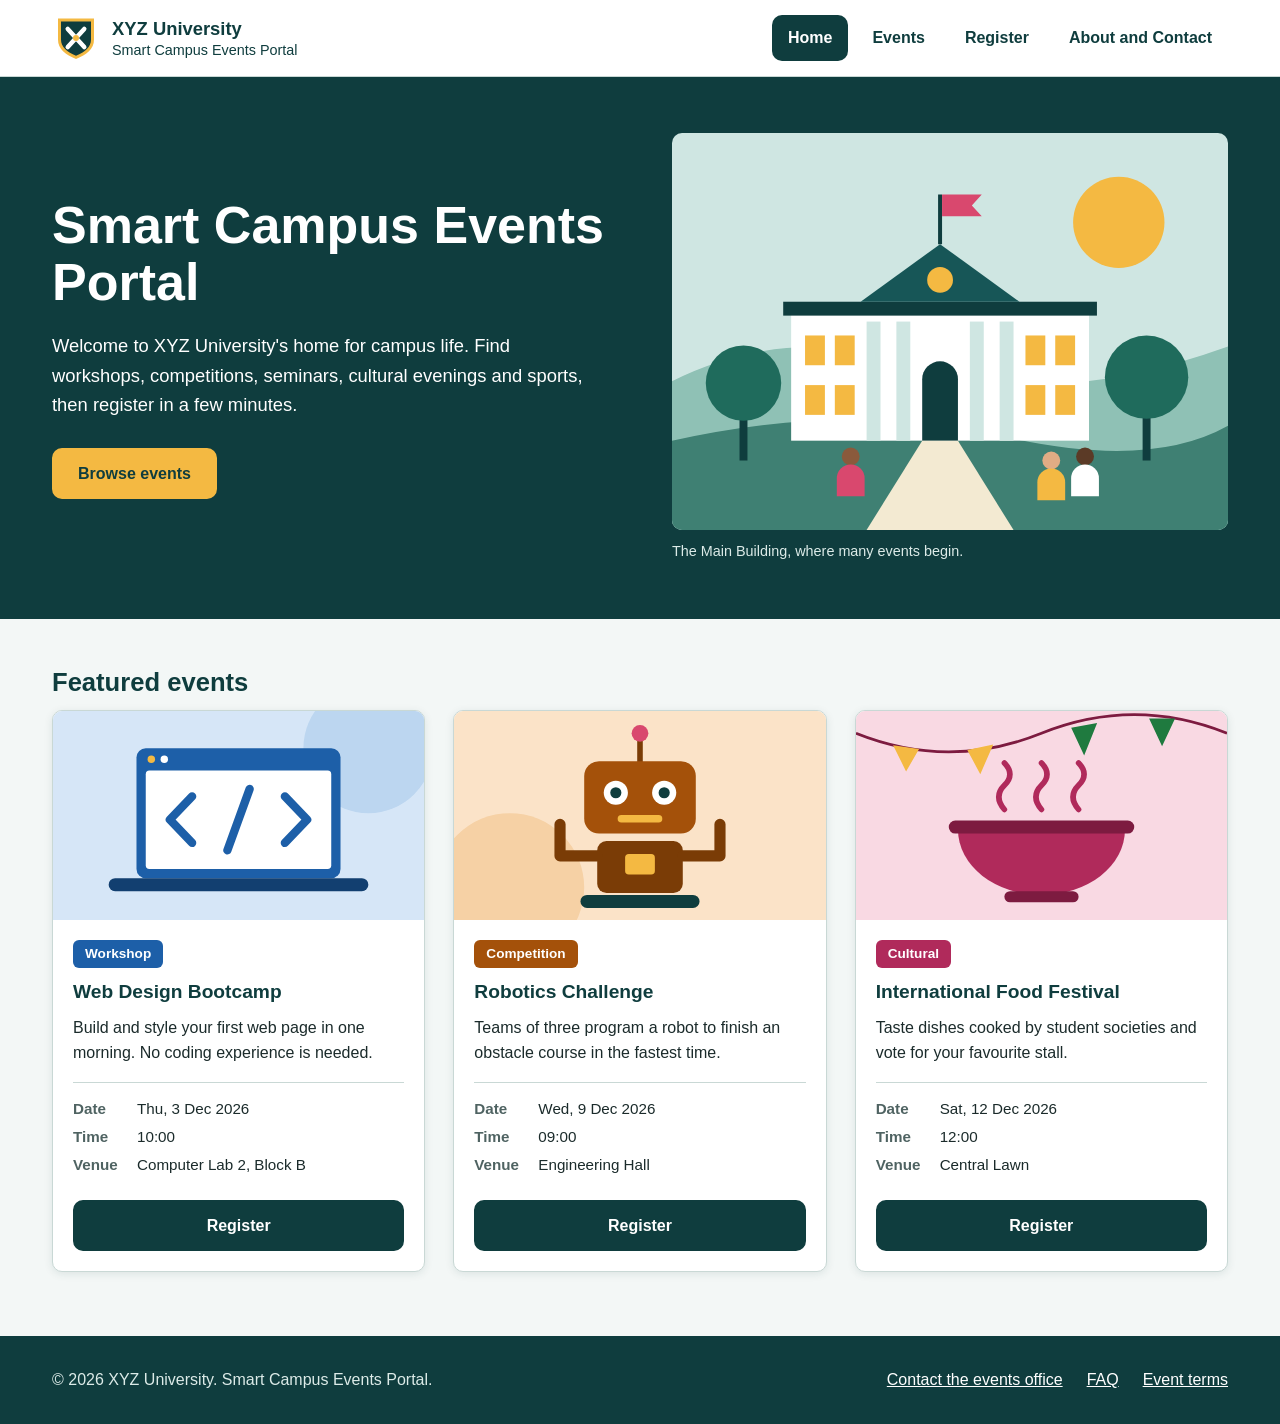
<file: index.html>
<!DOCTYPE html>
<html lang="en">
<head>
  <meta charset="UTF-8">
  <meta name="viewport" content="width=device-width, initial-scale=1">
  <meta name="description" content="Find and join events at XYZ University.">
  <title>Home | Smart Campus Events Portal</title>
  <link rel="icon" type="image/svg+xml" href="images/logo.svg">
  <link rel="stylesheet" href="css/style.css">
</head>
<body>
  <a class="skip-link" href="#main">Skip to main content</a>

  <header class="site-header">
    <div class="container header-content">
      <a class="brand" href="index.html">
        <img src="images/logo.svg" alt="XYZ University logo" width="48" height="48">
        <span class="brand-text">
          <strong>XYZ University</strong>
          <span>Smart Campus Events Portal</span>
        </span>
      </a>
      <nav class="site-nav" aria-label="Main navigation">
        <ul>
          <li><a href="index.html" aria-current="page">Home</a></li>
          <li><a href="events.html">Events</a></li>
          <li><a href="register.html">Register</a></li>
          <li><a href="about.html">About and Contact</a></li>
        </ul>
      </nav>
    </div>
  </header>

  <main id="main">
    <section class="hero">
      <div class="container hero-content">
        <div class="hero-text">
          <h1>Smart Campus Events Portal</h1>
          <p>Welcome to XYZ University's home for campus life. Find workshops, competitions, seminars, cultural evenings and sports, then register in a few minutes.</p>
          <a class="button button-accent" href="events.html">Browse events</a>
        </div>
        <figure class="hero-figure">
          <img src="images/hero.svg" alt="Drawing of students outside the main university building" width="560" height="400">
          <figcaption>The Main Building, where many events begin.</figcaption>
        </figure>
      </div>
    </section>

    <section class="container page-section" aria-labelledby="featured-heading">
      <h2 id="featured-heading">Featured events</h2>
      <div id="featured-events" class="event-grid"></div>
      <noscript><p>Please turn on JavaScript to see the events.</p></noscript>
    </section>
  </main>

  <footer class="site-footer">
    <div class="container footer-content">
      <p>&copy; 2026 XYZ University. Smart Campus Events Portal.</p>
      <ul>
        <li><a href="about.html#contact">Contact the events office</a></li>
        <li><a href="about.html#faq">FAQ</a></li>
        <li><a href="about.html#terms">Event terms</a></li>
      </ul>
    </div>
  </footer>

  <script src="js/events.js"></script>
  <script src="js/main.js"></script>
</body>
</html>
</file>
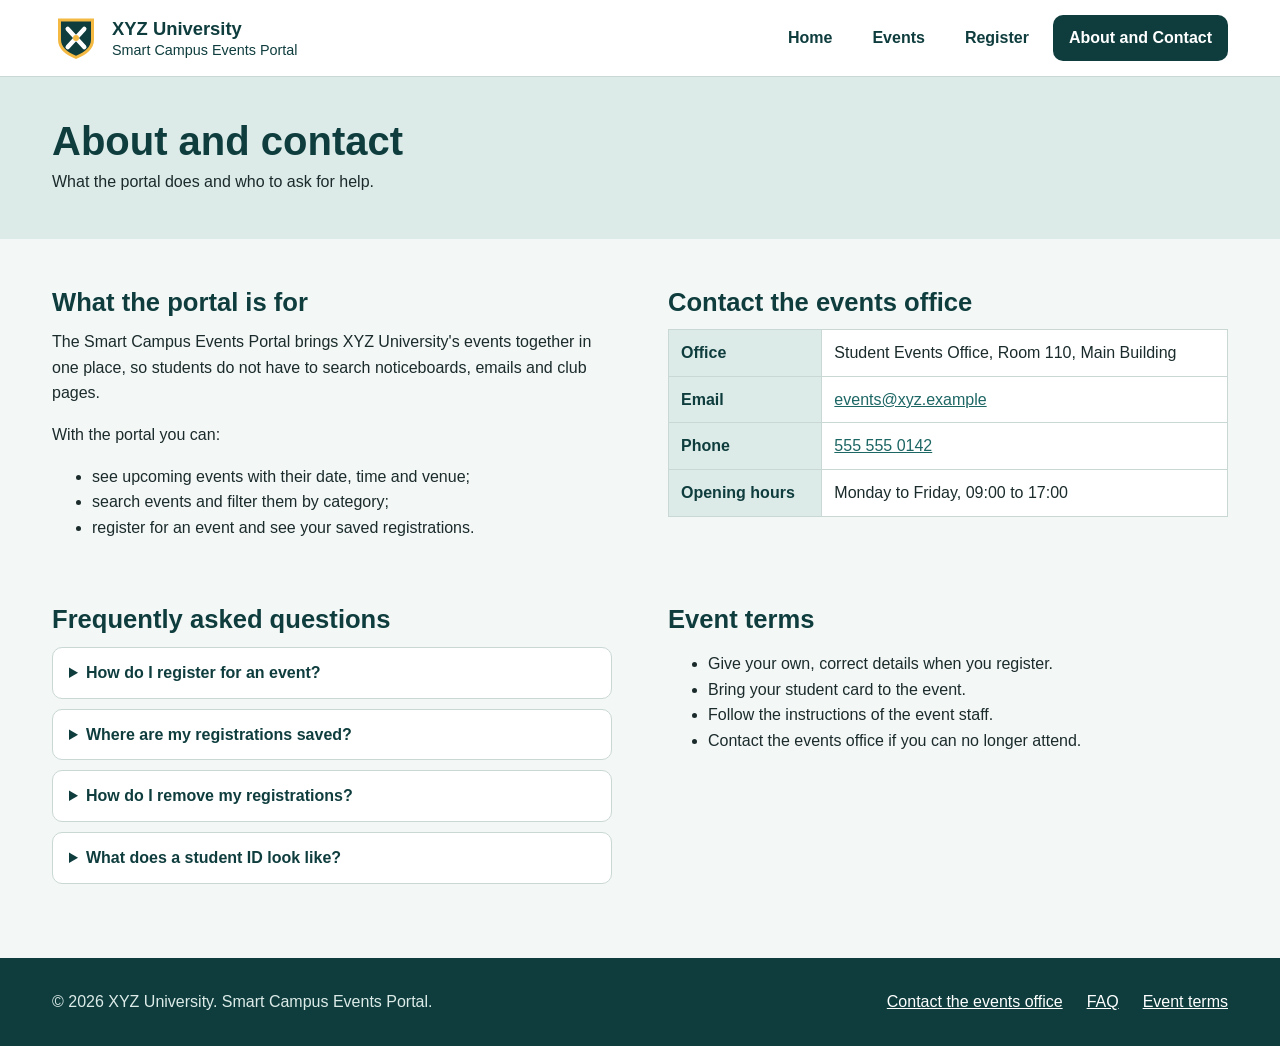
<file: about.html>
<!DOCTYPE html>
<html lang="en">
<head>
  <meta charset="UTF-8">
  <meta name="viewport" content="width=device-width, initial-scale=1">
  <meta name="description" content="About the portal, how to contact the events office and common questions.">
  <title>About and Contact | Smart Campus Events Portal</title>
  <link rel="icon" type="image/svg+xml" href="images/logo.svg">
  <link rel="stylesheet" href="css/style.css">
</head>
<body>
  <a class="skip-link" href="#main">Skip to main content</a>

  <header class="site-header">
    <div class="container header-content">
      <a class="brand" href="index.html">
        <img src="images/logo.svg" alt="XYZ University logo" width="48" height="48">
        <span class="brand-text">
          <strong>XYZ University</strong>
          <span>Smart Campus Events Portal</span>
        </span>
      </a>
      <nav class="site-nav" aria-label="Main navigation">
        <ul>
          <li><a href="index.html">Home</a></li>
          <li><a href="events.html">Events</a></li>
          <li><a href="register.html">Register</a></li>
          <li><a href="about.html" aria-current="page">About and Contact</a></li>
        </ul>
      </nav>
    </div>
  </header>

  <main id="main">
    <section class="page-title">
      <div class="container">
        <h1>About and contact</h1>
        <p>What the portal does and who to ask for help.</p>
      </div>
    </section>

    <div class="container page-section about-layout">
      <section aria-labelledby="about-heading">
        <h2 id="about-heading">What the portal is for</h2>
        <p>The Smart Campus Events Portal brings XYZ University's events together in one place, so students do not have to search noticeboards, emails and club pages.</p>
        <p>With the portal you can:</p>
        <ul>
          <li>see upcoming events with their date, time and venue;</li>
          <li>search events and filter them by category;</li>
          <li>register for an event and see your saved registrations.</li>
        </ul>
      </section>

      <section id="contact" aria-labelledby="contact-heading">
        <h2 id="contact-heading">Contact the events office</h2>
        <table>
          <tbody>
            <tr>
              <th scope="row">Office</th>
              <td>Student Events Office, Room 110, Main Building</td>
            </tr>
            <tr>
              <th scope="row">Email</th>
              <td><a href="mailto:events@xyz.example">events@xyz.example</a></td>
            </tr>
            <tr>
              <th scope="row">Phone</th>
              <td><a href="tel:5555550142">555 555 0142</a></td>
            </tr>
            <tr>
              <th scope="row">Opening hours</th>
              <td>Monday to Friday, <time datetime="09:00">09:00</time> to <time datetime="17:00">17:00</time></td>
            </tr>
          </tbody>
        </table>
      </section>

      <section id="faq" aria-labelledby="faq-heading">
        <h2 id="faq-heading">Frequently asked questions</h2>
        <details>
          <summary>How do I register for an event?</summary>
          <p>Open the <a href="events.html">Events page</a>, choose an event and select Register. The event is already chosen in the form, so you only need to add your details.</p>
        </details>
        <details>
          <summary>Where are my registrations saved?</summary>
          <p>They are saved in this browser on this computer. They are not sent to the events office, and you will not see them in another browser.</p>
        </details>
        <details>
          <summary>How do I remove my registrations?</summary>
          <p>Go to the <a href="register.html">Register page</a> and select Clear registrations. This removes all of them from this browser.</p>
        </details>
        <details>
          <summary>What does a student ID look like?</summary>
          <p>It is one letter followed by eight digits, for example S12345678.</p>
        </details>
      </section>

      <section id="terms" aria-labelledby="terms-heading">
        <h2 id="terms-heading">Event terms</h2>
        <ul>
          <li>Give your own, correct details when you register.</li>
          <li>Bring your student card to the event.</li>
          <li>Follow the instructions of the event staff.</li>
          <li>Contact the events office if you can no longer attend.</li>
        </ul>
      </section>
    </div>
  </main>

  <footer class="site-footer">
    <div class="container footer-content">
      <p>&copy; 2026 XYZ University. Smart Campus Events Portal.</p>
      <ul>
        <li><a href="about.html#contact">Contact the events office</a></li>
        <li><a href="about.html#faq">FAQ</a></li>
        <li><a href="about.html#terms">Event terms</a></li>
      </ul>
    </div>
  </footer>

  <script src="js/events.js"></script>
  <script src="js/main.js"></script>
</body>
</html>
</file>
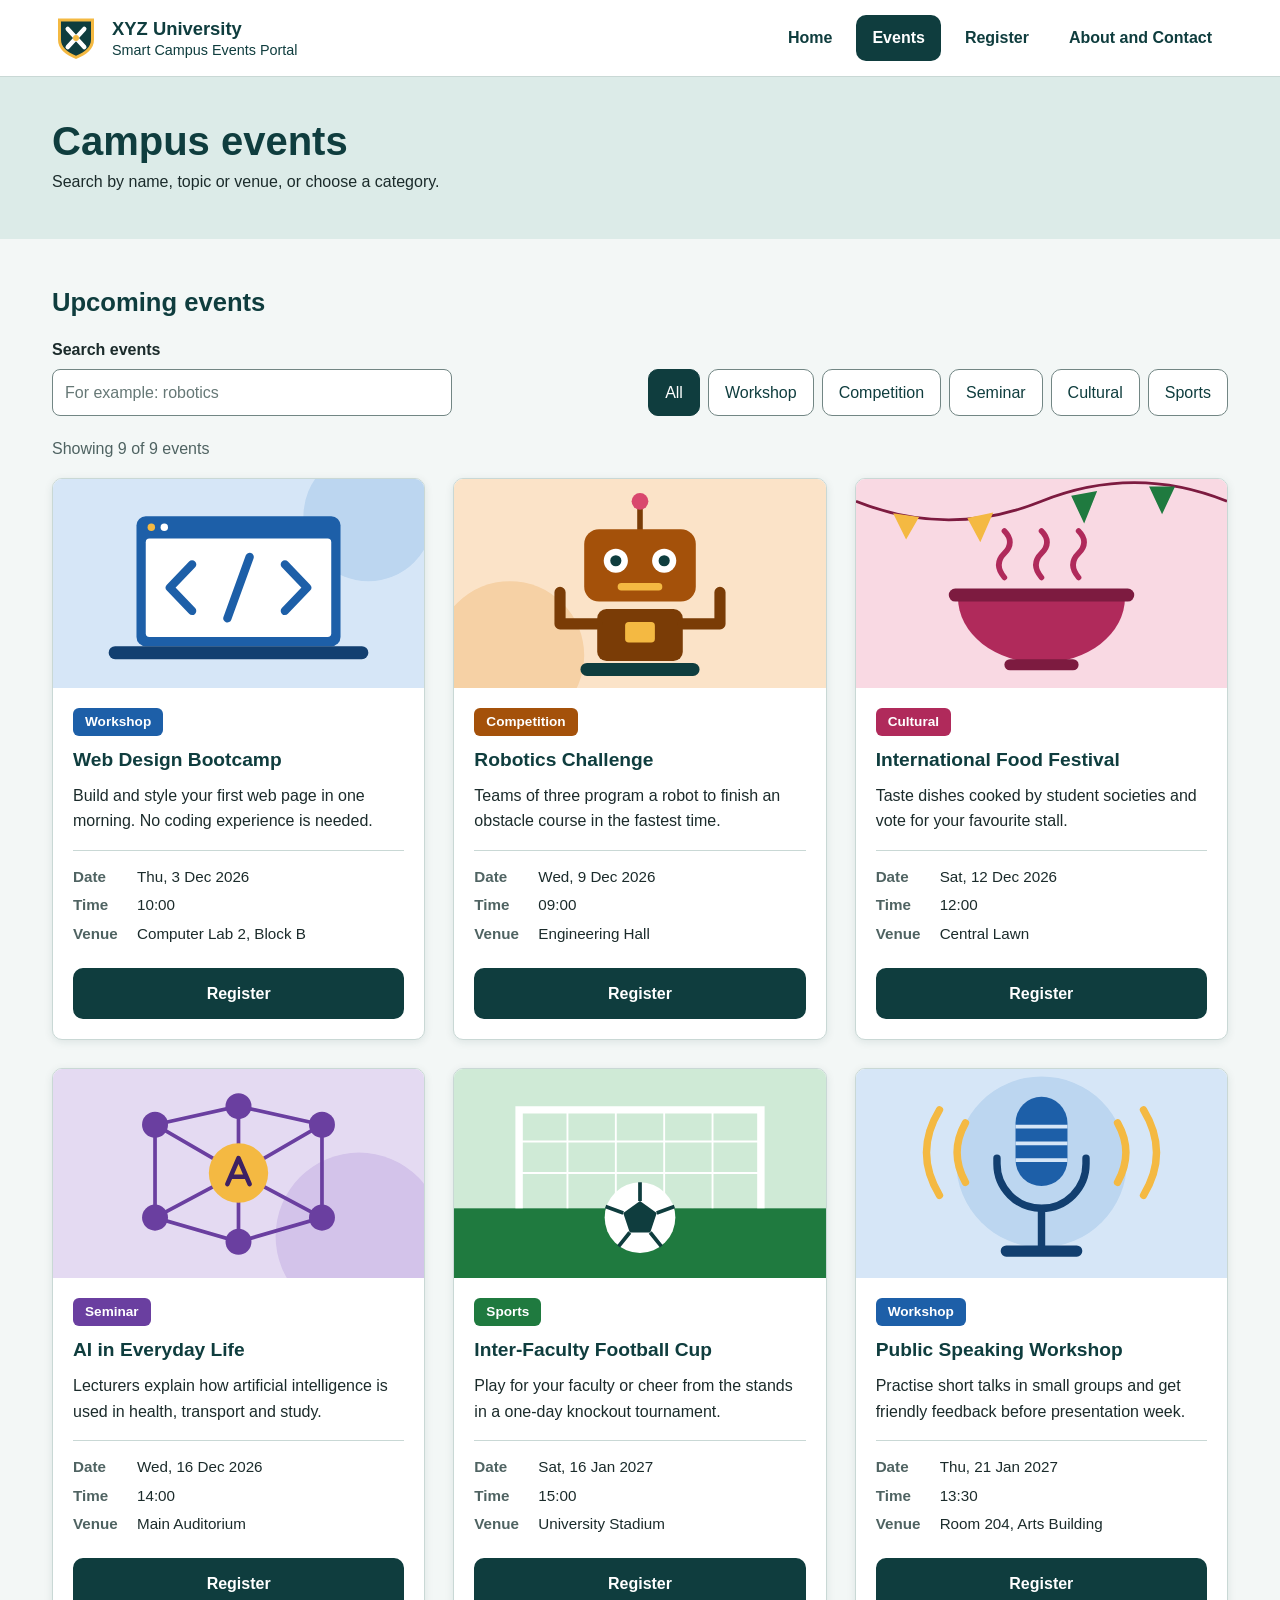
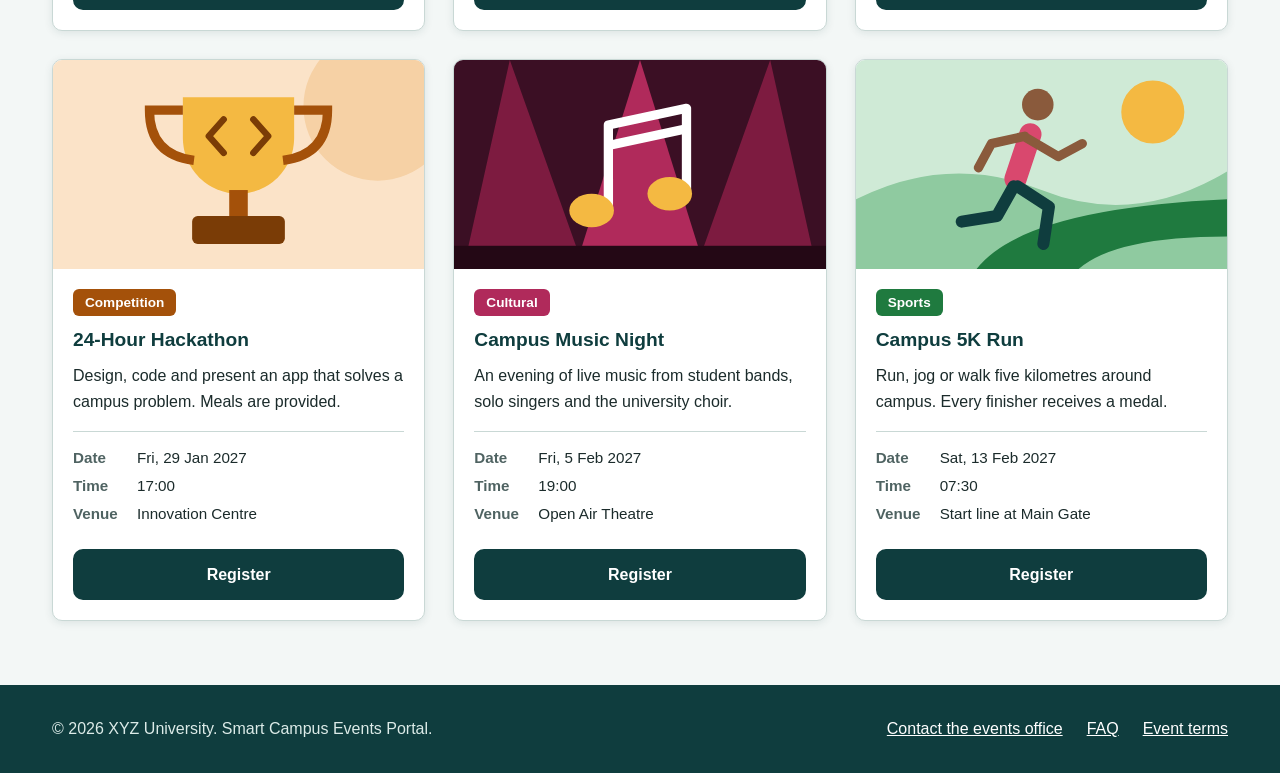
<file: events.html>
<!DOCTYPE html>
<html lang="en">
<head>
  <meta charset="UTF-8">
  <meta name="viewport" content="width=device-width, initial-scale=1">
  <meta name="description" content="Search and filter all upcoming events at XYZ University.">
  <title>Events | Smart Campus Events Portal</title>
  <link rel="icon" type="image/svg+xml" href="images/logo.svg">
  <link rel="stylesheet" href="css/style.css">
</head>
<body>
  <a class="skip-link" href="#main">Skip to main content</a>

  <header class="site-header">
    <div class="container header-content">
      <a class="brand" href="index.html">
        <img src="images/logo.svg" alt="XYZ University logo" width="48" height="48">
        <span class="brand-text">
          <strong>XYZ University</strong>
          <span>Smart Campus Events Portal</span>
        </span>
      </a>
      <nav class="site-nav" aria-label="Main navigation">
        <ul>
          <li><a href="index.html">Home</a></li>
          <li><a href="events.html" aria-current="page">Events</a></li>
          <li><a href="register.html">Register</a></li>
          <li><a href="about.html">About and Contact</a></li>
        </ul>
      </nav>
    </div>
  </header>

  <main id="main">
    <section class="page-title">
      <div class="container">
        <h1>Campus events</h1>
        <p>Search by name, topic or venue, or choose a category.</p>
      </div>
    </section>

    <section class="container page-section" aria-labelledby="events-heading">
      <h2 id="events-heading">Upcoming events</h2>

      <div class="event-tools">
        <div class="search-box">
          <label for="search">Search events</label>
          <input type="text" id="search" name="search" placeholder="For example: robotics" maxlength="50" autocomplete="off">
        </div>
        <div class="filter-buttons" role="group" aria-label="Filter by category">
          <button type="button" class="filter-button" data-category="All" aria-pressed="true">All</button>
          <button type="button" class="filter-button" data-category="Workshop" aria-pressed="false">Workshop</button>
          <button type="button" class="filter-button" data-category="Competition" aria-pressed="false">Competition</button>
          <button type="button" class="filter-button" data-category="Seminar" aria-pressed="false">Seminar</button>
          <button type="button" class="filter-button" data-category="Cultural" aria-pressed="false">Cultural</button>
          <button type="button" class="filter-button" data-category="Sports" aria-pressed="false">Sports</button>
        </div>
      </div>

      <p id="event-count" class="event-count" role="status"></p>
      <div id="event-list" class="event-grid"></div>
      <p id="no-events" class="empty-message" hidden>No events found</p>
      <noscript><p>Please turn on JavaScript to see the events.</p></noscript>
    </section>
  </main>

  <footer class="site-footer">
    <div class="container footer-content">
      <p>&copy; 2026 XYZ University. Smart Campus Events Portal.</p>
      <ul>
        <li><a href="about.html#contact">Contact the events office</a></li>
        <li><a href="about.html#faq">FAQ</a></li>
        <li><a href="about.html#terms">Event terms</a></li>
      </ul>
    </div>
  </footer>

  <script src="js/events.js"></script>
  <script src="js/main.js"></script>
</body>
</html>
</file>
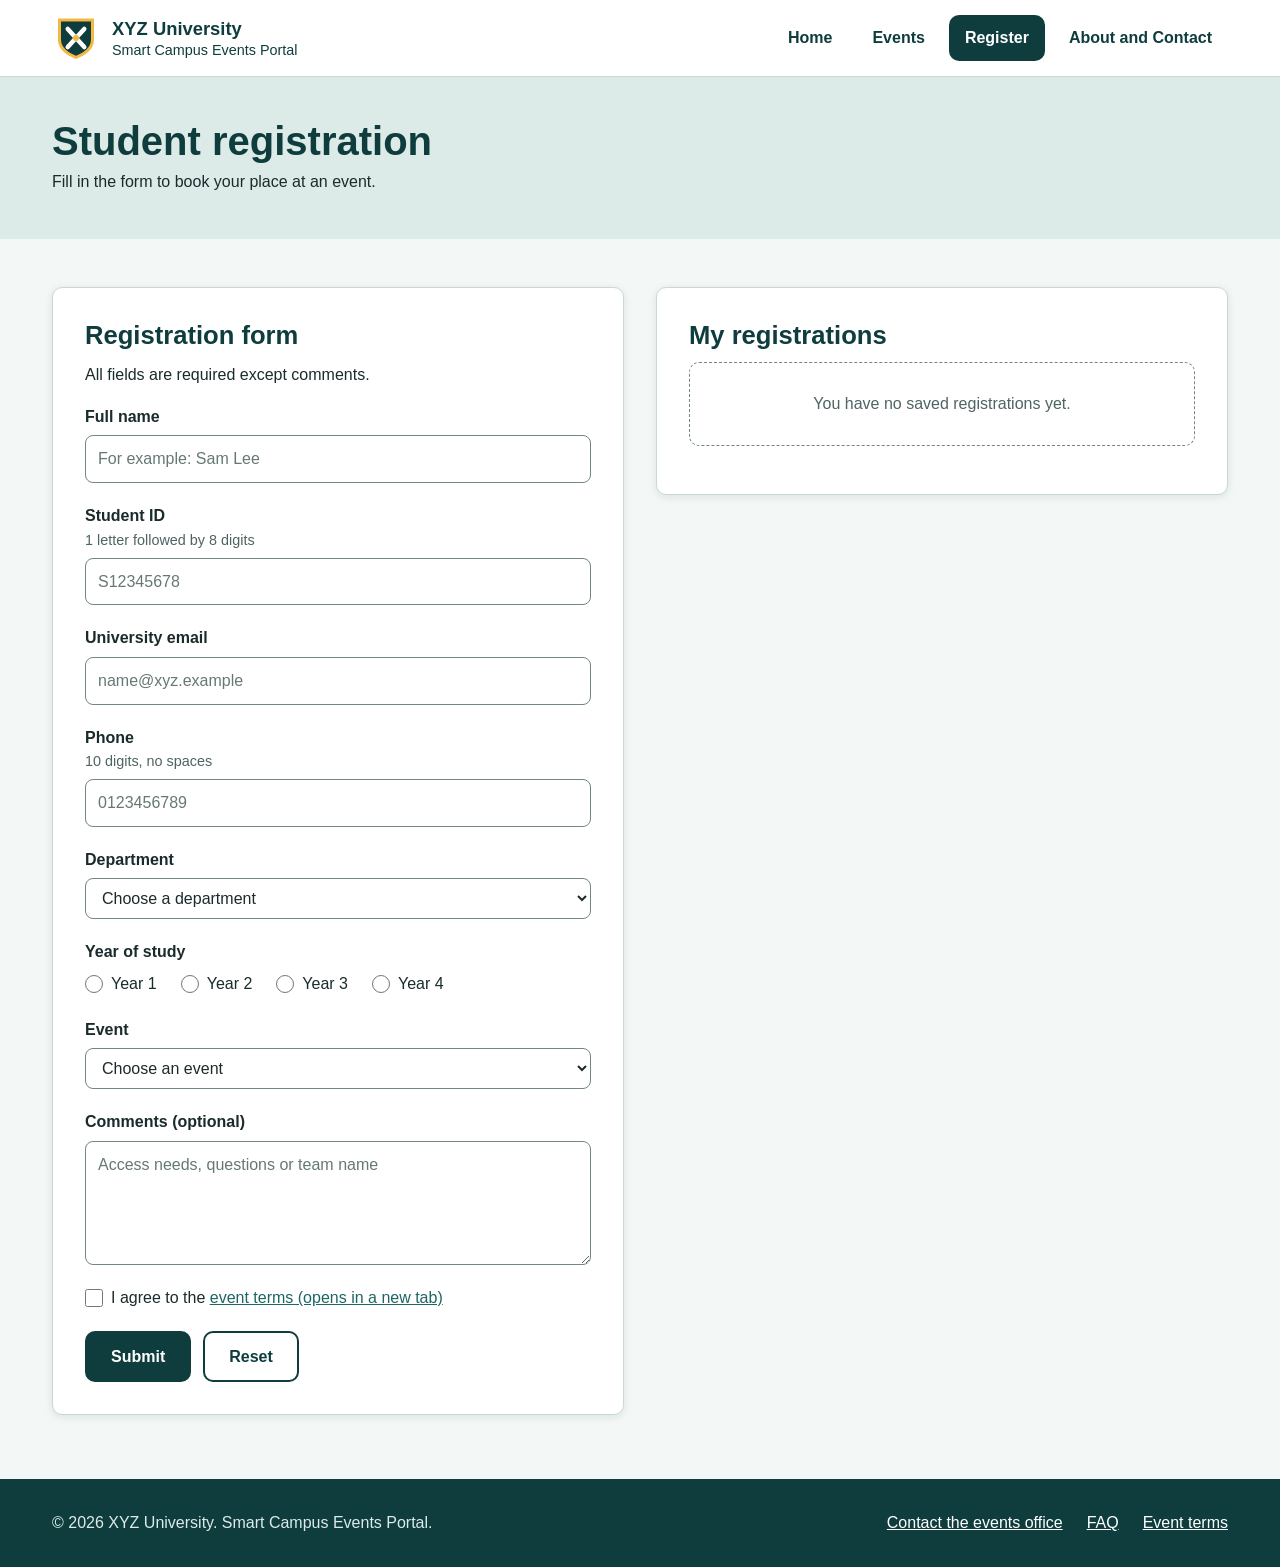
<file: register.html>
<!DOCTYPE html>
<html lang="en">
<head>
  <meta charset="UTF-8">
  <meta name="viewport" content="width=device-width, initial-scale=1">
  <meta name="description" content="Register for an event at XYZ University.">
  <title>Register | Smart Campus Events Portal</title>
  <link rel="icon" type="image/svg+xml" href="images/logo.svg">
  <link rel="stylesheet" href="css/style.css">
</head>
<body>
  <a class="skip-link" href="#main">Skip to main content</a>

  <header class="site-header">
    <div class="container header-content">
      <a class="brand" href="index.html">
        <img src="images/logo.svg" alt="XYZ University logo" width="48" height="48">
        <span class="brand-text">
          <strong>XYZ University</strong>
          <span>Smart Campus Events Portal</span>
        </span>
      </a>
      <nav class="site-nav" aria-label="Main navigation">
        <ul>
          <li><a href="index.html">Home</a></li>
          <li><a href="events.html">Events</a></li>
          <li><a href="register.html" aria-current="page">Register</a></li>
          <li><a href="about.html">About and Contact</a></li>
        </ul>
      </nav>
    </div>
  </header>

  <main id="main">
    <section class="page-title">
      <div class="container">
        <h1>Student registration</h1>
        <p>Fill in the form to book your place at an event.</p>
      </div>
    </section>

    <div class="container page-section register-layout">
      <section aria-labelledby="form-heading" class="panel">
        <h2 id="form-heading">Registration form</h2>
        <p>All fields are required except comments.</p>
        <p id="confirmation" class="confirmation" role="status"></p>

        <!-- novalidate turns off the browser pop-ups so that main.js can show its own messages -->
        <form id="registration-form" action="register.html" method="get" novalidate>
          <div class="form-group">
            <label for="full-name">Full name</label>
            <input type="text" id="full-name" name="full-name" placeholder="For example: Sam Lee" minlength="3" maxlength="60" autocomplete="name" aria-describedby="full-name-error" required>
            <p class="error" id="full-name-error"></p>
          </div>
          <div class="form-group">
            <label for="student-id">Student ID</label>
            <p class="hint" id="student-id-hint">1 letter followed by 8 digits</p>
            <input type="text" id="student-id" name="student-id" placeholder="S12345678" pattern="[A-Za-z][0-9]{8}" maxlength="9" autocomplete="off" aria-describedby="student-id-hint student-id-error" required>
            <p class="error" id="student-id-error"></p>
          </div>
          <div class="form-group">
            <label for="email">University email</label>
            <input type="email" id="email" name="email" placeholder="name@xyz.example" maxlength="80" autocomplete="email" aria-describedby="email-error" required>
            <p class="error" id="email-error"></p>
          </div>
          <div class="form-group">
            <label for="phone">Phone</label>
            <p class="hint" id="phone-hint">10 digits, no spaces</p>
            <input type="tel" id="phone" name="phone" placeholder="0123456789" pattern="[0-9]{10}" maxlength="10" autocomplete="tel-national" aria-describedby="phone-hint phone-error" required>
            <p class="error" id="phone-error"></p>
          </div>
          <div class="form-group">
            <label for="department">Department</label>
            <select id="department" name="department" aria-describedby="department-error" required>
              <option value="">Choose a department</option>
              <option value="Business">Business</option>
              <option value="Computer Science">Computer Science</option>
              <option value="Design and Media">Design and Media</option>
              <option value="Engineering">Engineering</option>
              <option value="Health Sciences">Health Sciences</option>
              <option value="Law">Law</option>
            </select>
            <p class="error" id="department-error"></p>
          </div>
          <fieldset class="form-group">
            <legend>Year of study</legend>
            <div class="choices">
              <div class="choice">
                <input type="radio" id="year-1" name="year" value="Year 1" aria-describedby="year-error" required>
                <label for="year-1">Year 1</label>
              </div>
              <div class="choice">
                <input type="radio" id="year-2" name="year" value="Year 2" aria-describedby="year-error">
                <label for="year-2">Year 2</label>
              </div>
              <div class="choice">
                <input type="radio" id="year-3" name="year" value="Year 3" aria-describedby="year-error">
                <label for="year-3">Year 3</label>
              </div>
              <div class="choice">
                <input type="radio" id="year-4" name="year" value="Year 4" aria-describedby="year-error">
                <label for="year-4">Year 4</label>
              </div>
            </div>
            <p class="error" id="year-error"></p>
          </fieldset>
          <div class="form-group">
            <label for="event">Event</label>
            <select id="event" name="event" aria-describedby="event-error" required>
              <option value="">Choose an event</option>
            </select>
            <p class="error" id="event-error"></p>
          </div>
          <div class="form-group">
            <label for="comments">Comments (optional)</label>
            <textarea id="comments" name="comments" rows="4" maxlength="300" placeholder="Access needs, questions or team name"></textarea>
          </div>
          <div class="form-group">
            <div class="choice">
              <input type="checkbox" id="terms" name="terms" value="agreed" aria-describedby="terms-error" required>
              <label for="terms">I agree to the <a href="about.html#terms" target="_blank">event terms (opens in a new tab)</a></label>
            </div>
            <p class="error" id="terms-error"></p>
          </div>
          <div class="form-buttons">
            <button type="submit" class="button">Submit</button>
            <button type="reset" class="button button-outline">Reset</button>
          </div>
        </form>
      </section>

        <section aria-labelledby="registrations-heading" class="panel">
        <h2 id="registrations-heading">My registrations</h2>
        <p id="no-registrations" class="empty-message">You have no saved registrations yet.</p>
        <table id="registration-table" hidden>
          <thead>
            <tr>
              <th scope="col">Name</th>
              <th scope="col">Student ID</th>
              <th scope="col">Event</th>
              <th scope="col">Date</th>
            </tr>
          </thead>
          <tbody id="registration-rows"></tbody>
        </table>
        <button type="button" id="clear-registrations" class="button button-danger" hidden>Clear registrations</button>
      </section>
    </div>
  </main>

  <footer class="site-footer">
    <div class="container footer-content">
      <p>&copy; 2026 XYZ University. Smart Campus Events Portal.</p>
      <ul>
        <li><a href="about.html#contact">Contact the events office</a></li>
        <li><a href="about.html#faq">FAQ</a></li>
        <li><a href="about.html#terms">Event terms</a></li>
      </ul>
    </div>
  </footer>

  <script src="js/events.js"></script>
  <script src="js/main.js"></script>
</body>
</html>
</file>
<file: css/style.css>
/*
  style.css
  The one stylesheet used by every page.

  Parts:
    1. Colour variables
    2. Basic elements
    3. Header, navigation and footer
    4. Buttons and focus styles
    5. Hero and page titles
    6. Event cards
    7. Search and filter
    8. Registration page
    9. Tables
    10. About page
*/

/* ---------- 1. Colour variables ---------- */
:root {
  --primary: #0f3d3e;
  --primary-light: #1c6664;
  --accent: #f4b942;
  --accent-light: #ffd071;
  --background: #f3f7f6;
  --surface: #ffffff;
  --tint: #dcebe8;
  --text: #1b2b2b;
  --text-muted: #4f6362;
  --border: #c9d8d5;
  --input-border: #728684;
  --error: #b3261e;
  --error-light: #fdf0ef;
  --success: #14603a;
  --success-light: #e2f4e9;

  --workshop: #1d5fa8;
  --competition: #a4510a;
  --seminar: #6a3fa0;
  --cultural: #b02a5b;
  --sports: #1f7a3f;

  --radius: 10px;
  --shadow: 0 2px 8px rgba(15, 61, 62, 0.1);
  --shadow-hover: 0 10px 24px rgba(15, 61, 62, 0.18);
}

/* ---------- 2. Basic elements ---------- */
* {
  box-sizing: border-box;
}

html {
  scroll-padding-top: 96px;
}

body {
  display: flex;
  flex-direction: column;
  min-width: 1024px;
  min-height: 100vh;
  margin: 0;
  background: var(--background);
  color: var(--text);
  font-family: "Segoe UI", "Helvetica Neue", Arial, sans-serif;
  font-size: 1rem;
  line-height: 1.6;
}

main {
  flex: 1;
}

h1,
h2,
h3 {
  margin: 0 0 12px;
  color: var(--primary);
  line-height: 1.2;
}

h1 {
  font-size: 2.5rem;
}

h2 {
  font-size: 1.6rem;
}

h3 {
  font-size: 1.2rem;
}

p {
  margin: 0 0 16px;
}

a {
  color: var(--primary-light);
}

a:hover {
  color: var(--primary);
  text-decoration-thickness: 2px;
}

img {
  display: block;
  max-width: 100%;
  height: auto;
}

figure {
  margin: 0;
}

/* Elements with the hidden attribute must never be displayed. */
[hidden] {
  display: none !important;
}

.container {
  width: 100%;
  max-width: 1240px;
  margin: 0 auto;
  padding: 0 32px;
}

.page-section {
  padding-top: 48px;
  padding-bottom: 64px;
}

/* This link is only visible when a keyboard user moves to it. */
.skip-link {
  position: absolute;
  top: -60px;
  left: 16px;
  z-index: 20;
  padding: 8px 16px;
  background: var(--accent);
  color: var(--primary);
}

.skip-link:focus {
  top: 8px;
}

/* ---------- 3. Header, navigation and footer ---------- */
.site-header {
  position: sticky;
  top: 0;
  z-index: 10;
  border-bottom: 1px solid var(--border);
  background: var(--surface);
}

.header-content {
  display: flex;
  align-items: center;
  justify-content: space-between;
  min-height: 76px;
}

.brand {
  display: flex;
  align-items: center;
  gap: 12px;
  color: var(--primary);
  text-decoration: none;
}

.brand-text {
  display: flex;
  flex-direction: column;
  font-size: 0.9rem;
  line-height: 1.3;
}

.brand-text strong {
  font-size: 1.15rem;
}

.site-nav ul {
  display: flex;
  gap: 8px;
  margin: 0;
  padding: 0;
  list-style: none;
}

.site-nav a {
  display: block;
  padding: 10px 16px;
  border-radius: var(--radius);
  color: var(--primary);
  font-weight: 600;
  text-decoration: none;
}

.site-nav a:hover {
  background: var(--tint);
}

.site-nav a[aria-current="page"] {
  background: var(--primary);
  color: var(--surface);
}

.site-footer {
  background: var(--primary);
  color: var(--tint);
}

.footer-content {
  display: flex;
  align-items: center;
  justify-content: space-between;
  min-height: 88px;
}

.footer-content p {
  margin: 0;
}

.footer-content ul {
  display: flex;
  gap: 24px;
  margin: 0;
  padding: 0;
  list-style: none;
}

.site-footer a {
  color: var(--surface);
}

.site-footer a:hover {
  color: var(--accent);
}

/* ---------- 4. Buttons and focus styles ---------- */
.button {
  display: inline-block;
  padding: 11px 24px;
  border: 2px solid var(--primary);
  border-radius: var(--radius);
  background: var(--primary);
  color: var(--surface);
  font: inherit;
  font-weight: 600;
  text-align: center;
  text-decoration: none;
  cursor: pointer;
  transition: background-color 0.2s, color 0.2s;
}

.button:hover {
  border-color: var(--primary-light);
  background: var(--primary-light);
  color: var(--surface);
}

.button-accent {
  border-color: var(--accent);
  background: var(--accent);
  color: var(--primary);
}

.button-accent:hover {
  border-color: var(--accent-light);
  background: var(--accent-light);
  color: var(--primary);
}

.button-outline {
  background: var(--surface);
  color: var(--primary);
}

.button-outline:hover {
  border-color: var(--primary);
  background: var(--tint);
  color: var(--primary);
}

.button-danger {
  margin-top: 20px;
  border-color: var(--error);
  background: var(--surface);
  color: var(--error);
}

.button-danger:hover {
  border-color: var(--error);
  background: var(--error);
  color: var(--surface);
}

a:focus-visible,
button:focus-visible,
input:focus-visible,
select:focus-visible,
textarea:focus-visible,
summary:focus-visible {
  outline: 3px solid var(--primary-light);
  outline-offset: 2px;
}

.hero a:focus-visible,
.site-footer a:focus-visible {
  outline-color: var(--surface);
}

/* ---------- 5. Hero and page titles ---------- */
.hero {
  background: var(--primary);
  color: var(--surface);
}

.hero-content {
  display: grid;
  grid-template-columns: 1fr 1fr;
  align-items: center;
  gap: 64px;
  padding-top: 56px;
  padding-bottom: 56px;
}

.hero h1 {
  margin-bottom: 20px;
  color: var(--surface);
  font-size: 3.25rem;
  line-height: 1.1;
}

.hero-text p {
  margin-bottom: 28px;
  font-size: 1.15rem;
}

.hero-figure img {
  border-radius: var(--radius);
}

.hero-figure figcaption {
  margin-top: 10px;
  color: var(--tint);
  font-size: 0.9rem;
}

.page-title {
  padding: 40px 0;
  background: var(--tint);
}

.page-title h1,
.page-title p {
  margin-bottom: 4px;
}

/* ---------- 6. Event cards ---------- */
.event-grid {
  display: grid;
  grid-template-columns: repeat(3, 1fr);
  gap: 28px;
}

.event-card {
  display: flex;
  flex-direction: column;
  overflow: hidden;
  border: 1px solid var(--border);
  border-radius: var(--radius);
  background: var(--surface);
  box-shadow: var(--shadow);
  transition: box-shadow 0.2s, transform 0.2s;
}

.event-card:hover {
  box-shadow: var(--shadow-hover);
  transform: translateY(-4px);
}

.event-figure img {
  width: 100%;
}

.category {
  width: fit-content;
  margin: 20px 20px 0;
  padding: 3px 12px;
  border-radius: 6px;
  color: var(--surface);
  font-size: 0.85rem;
  font-weight: 600;
}

.category-workshop {
  background: var(--workshop);
}

.category-competition {
  background: var(--competition);
}

.category-seminar {
  background: var(--seminar);
}

.category-cultural {
  background: var(--cultural);
}

.category-sports {
  background: var(--sports);
}

.event-body {
  display: flex;
  flex: 1;
  flex-direction: column;
  padding: 12px 20px 20px;
}

.event-details {
  margin: auto 0 20px;
  padding: 12px 0 0;
  border-top: 1px solid var(--border);
  font-size: 0.95rem;
  list-style: none;
}

.event-details li {
  display: grid;
  grid-template-columns: 64px 1fr;
  padding: 2px 0;
}

.event-details strong {
  color: var(--text-muted);
  font-weight: 600;
}

/* ---------- 7. Search and filter ---------- */
.event-tools {
  display: flex;
  align-items: flex-end;
  justify-content: space-between;
  gap: 32px;
  margin: 20px 0;
}

.search-box {
  flex: 1;
  max-width: 400px;
}

.filter-buttons {
  display: flex;
  gap: 8px;
}

.filter-button {
  padding: 10px 16px;
  border: 1px solid var(--input-border);
  border-radius: var(--radius);
  background: var(--surface);
  color: var(--primary);
  font: inherit;
  cursor: pointer;
}

.filter-button:hover {
  background: var(--tint);
}

.filter-button[aria-pressed="true"] {
  border-color: var(--primary);
  background: var(--primary);
  color: var(--surface);
}

.event-count {
  color: var(--text-muted);
}

.empty-message {
  padding: 28px;
  border: 1px dashed var(--input-border);
  border-radius: var(--radius);
  color: var(--text-muted);
  text-align: center;
}

/* ---------- 8. Registration page ---------- */
.register-layout {
  display: grid;
  grid-template-columns: 1fr 1fr;
  align-items: start;
  gap: 32px;
}

.panel {
  min-width: 0;
  padding: 32px;
  border: 1px solid var(--border);
  border-radius: var(--radius);
  background: var(--surface);
  box-shadow: var(--shadow);
}

.form-group {
  margin: 0 0 20px;
  padding: 0;
  border: 0;
}

label,
legend {
  padding: 0;
  font-weight: 600;
}

input[type="text"],
input[type="email"],
input[type="tel"],
select,
textarea {
  display: block;
  width: 100%;
  margin-top: 6px;
  padding: 10px 12px;
  border: 1px solid var(--input-border);
  border-radius: 8px;
  background: var(--surface);
  color: var(--text);
  font: inherit;
}

textarea {
  resize: vertical;
}

input::placeholder,
textarea::placeholder {
  color: #667876;
}

input[type="text"]:hover,
input[type="email"]:hover,
input[type="tel"]:hover,
select:hover,
textarea:hover {
  border-color: var(--primary);
}

.hint {
  margin: 0;
  color: var(--text-muted);
  font-size: 0.9rem;
}

.choices {
  display: flex;
  gap: 24px;
  margin-top: 6px;
}

.choice {
  display: flex;
  align-items: center;
  gap: 8px;
}

.choice label {
  font-weight: 400;
}

.choice input {
  width: 18px;
  height: 18px;
  margin: 0;
  accent-color: var(--primary);
}

.error {
  margin: 6px 0 0;
  color: var(--error);
  font-size: 0.9rem;
  font-weight: 600;
}

.error:empty,
.confirmation:empty {
  display: none;
}

.has-error input,
.has-error input:hover,
.has-error select,
.has-error select:hover {
  border-color: var(--error);
  background: var(--error-light);
}

.confirmation {
  padding: 14px 16px;
  border-left: 5px solid var(--success);
  border-radius: 6px;
  background: var(--success-light);
  color: var(--success);
  font-weight: 600;
  overflow-wrap: anywhere;
}

.form-buttons {
  display: flex;
  gap: 12px;
}

/* ---------- 9. Tables ---------- */
table {
  width: 100%;
  border-collapse: collapse;
  background: var(--surface);
}

th,
td {
  padding: 10px 12px;
  border: 1px solid var(--border);
  text-align: left;
  vertical-align: top;
}

th {
  background: var(--tint);
  color: var(--primary);
}

#registration-table {
  font-size: 0.9rem;
}

#registration-table td {
  overflow-wrap: anywhere;
}

/* Keeps each student ID on one line. */
#registration-table td:nth-child(2) {
  white-space: nowrap;
}

/* ---------- 10. About page ---------- */
.about-layout {
  display: grid;
  grid-template-columns: 1fr 1fr;
  gap: 48px 56px;
}

details {
  margin-bottom: 10px;
  border: 1px solid var(--border);
  border-radius: var(--radius);
  background: var(--surface);
}

summary {
  padding: 12px 16px;
  border-radius: var(--radius);
  color: var(--primary);
  font-weight: 600;
  cursor: pointer;
}

summary:hover {
  background: var(--tint);
}

details p {
  margin: 0;
  padding: 4px 16px 16px;
}
</file>
